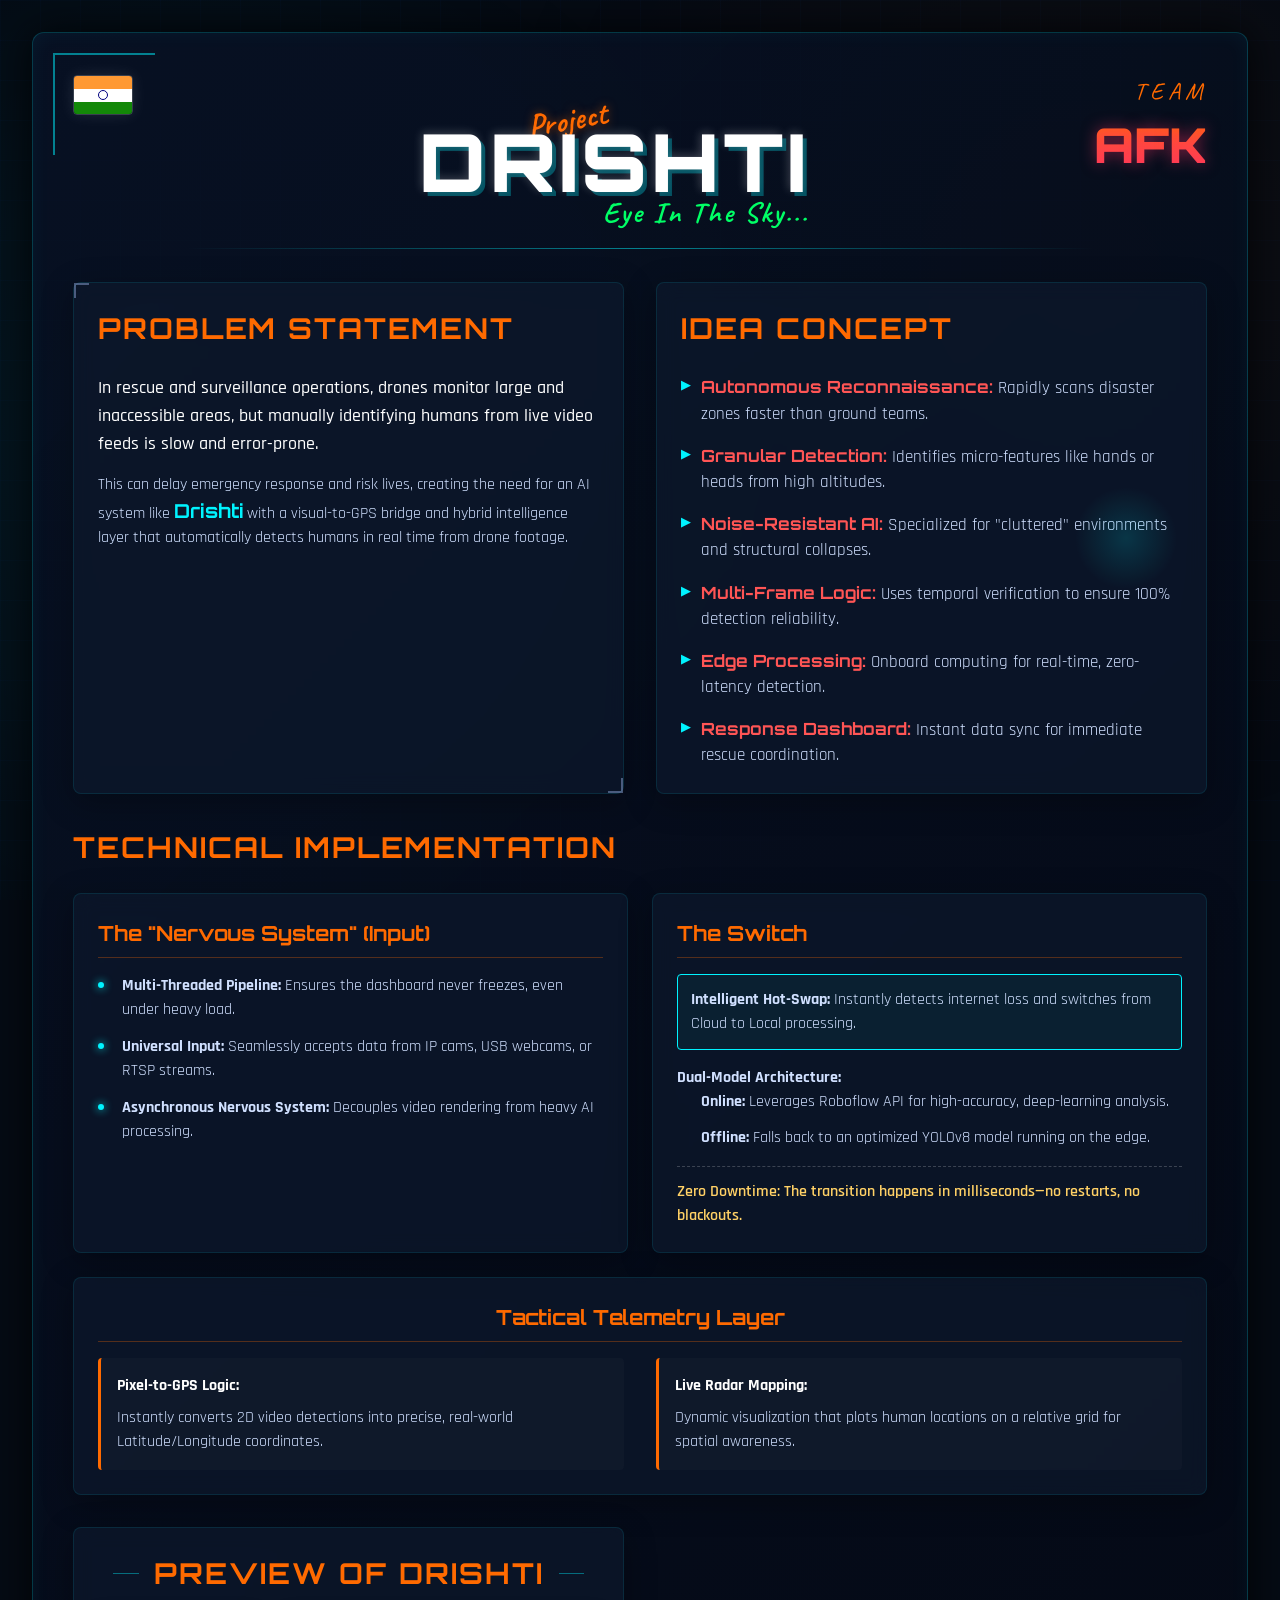
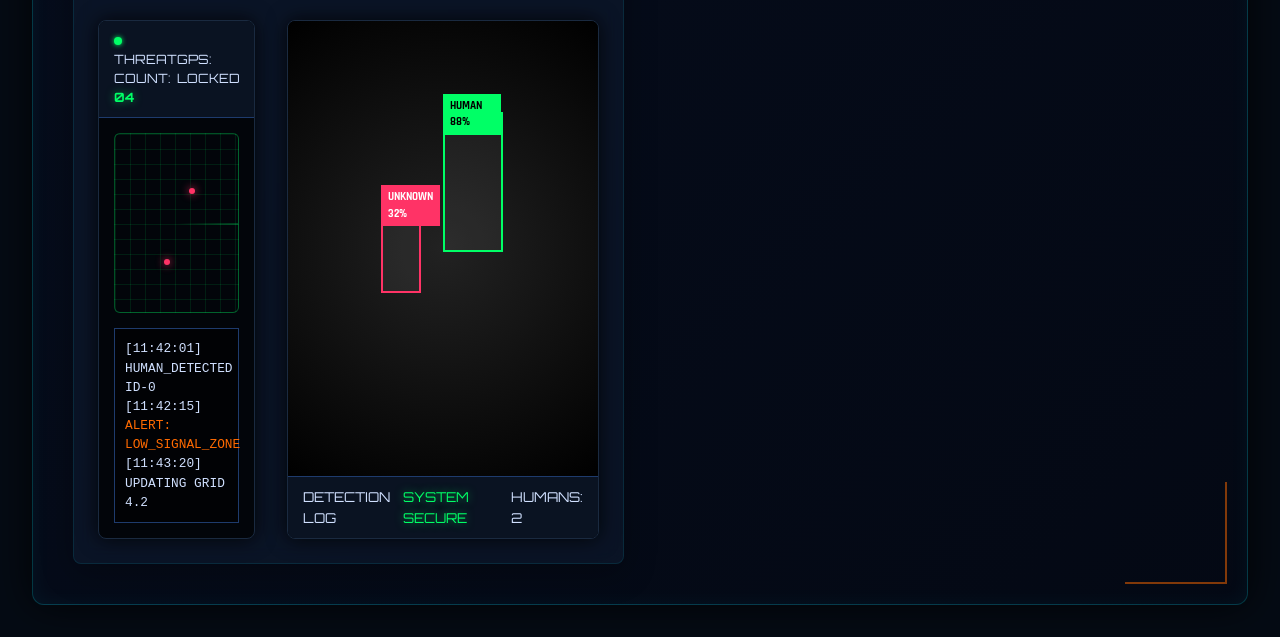
<file: index.html>
<!DOCTYPE html>
<html lang="en">
<head>
    <meta charset="UTF-8">
    <meta name="viewport" content="width=device-width, initial-scale=1.0">
    <title>Project Drishti Poster</title>
    <link rel="stylesheet" href="style.css">
    <link rel="preconnect" href="https://fonts.googleapis.com">
    <link rel="preconnect" href="https://fonts.gstatic.com" crossorigin>
    <link href="https://fonts.googleapis.com/css2?family=Orbitron:wght@400;700;900&family=Rajdhani:wght@400;500;600;700&family=Caveat:wght@700&display=swap" rel="stylesheet">
</head>
<body>
    <div class="background-circuit"></div>
    
    <div class="poster">
        <!-- HEADER -->
        <header class="header">
            <div class="header-left">
                <span class="india-flag">
                    <span class="saffron"></span>
                    <span class="white"><div class="chakra"></div></span>
                    <span class="green"></span>
                </span>
            </div>
            <div class="header-center">
                <div class="title-wrapper">
                    <h2 class="project-label">Project</h2>
                    <h1 class="main-title">Drishti</h1>
                    <h3 class="subtitle">Eye In The Sky...</h3>
                </div>
            </div>
            <div class="header-right">
                <div class="team-badge">
                    <span class="team-label">TEAM</span>
                    <span class="team-name">AFK</span>
                </div>
            </div>
        </header>

        <div class="content-grid">
            <!-- PROBLEM STATEMENT -->
            <section class="section problem-statement glass-panel">
                <h2 class="section-title text-orange">PROBLEM STATEMENT</h2>
                <div class="section-content">
                    <p class="lead-text">
                        In rescue and surveillance operations, drones monitor large and inaccessible areas, but manually identifying humans from live video feeds is slow and error-prone. 
                    </p>
                    <p>
                        This can delay emergency response and risk lives, creating the need for an AI system like <span class="highlight">Drishti</span> with a visual-to-GPS bridge and hybrid intelligence layer that automatically detects humans in real time from drone footage.
                    </p>
                </div>
                <div class="corner-decor top-left"></div>
                <div class="corner-decor bottom-right"></div>
            </section>

            <!-- IDEA CONCEPT -->
            <section class="section idea-concept glass-panel">
                <h2 class="section-title text-orange">IDEA CONCEPT</h2>
                <div class="concept-list">
                    <div class="concept-item">
                        <span class="concept-title">Autonomous Reconnaissance:</span> Rapidly scans disaster zones faster than ground teams.
                    </div>
                    <div class="concept-item">
                        <span class="concept-title">Granular Detection:</span> Identifies micro-features like hands or heads from high altitudes.
                    </div>
                    <div class="concept-item">
                        <span class="concept-title">Noise-Resistant AI:</span> Specialized for "cluttered" environments and structural collapses.
                    </div>
                    <div class="concept-item">
                        <span class="concept-title">Multi-Frame Logic:</span> Uses temporal verification to ensure 100% detection reliability.
                    </div>
                    <div class="concept-item">
                        <span class="concept-title">Edge Processing:</span> Onboard computing for real-time, zero-latency detection.
                    </div>
                    <div class="concept-item">
                        <span class="concept-title">Response Dashboard:</span> Instant data sync for immediate rescue coordination.
                    </div>
                </div>
                <!-- Interactive Glowing Drone Graphic Placeholder -->
                <div class="drone-graphic">
                    <div class="drone-core"></div>
                    <div class="propeller p1"></div>
                    <div class="propeller p2"></div>
                    <div class="propeller p3"></div>
                    <div class="propeller p4"></div>
                    <div class="scan-beam"></div>
                </div>
            </section>

            <!-- TECHNICAL IMPLEMENTATION -->
            <section class="section tech-implementation">
                <h2 class="section-title text-orange text-center">TECHNICAL IMPLEMENTATION</h2>
                <div class="tech-grid">
                    <!-- The Nervous System -->
                    <div class="tech-card glass-panel flex-1">
                        <h3 class="card-title text-orange">The "Nervous System" (Input)</h3>
                        <ul class="tech-list">
                            <li><span class="bullet"></span><strong>Multi-Threaded Pipeline:</strong> Ensures the dashboard never freezes, even under heavy load.</li>
                            <li><span class="bullet"></span><strong>Universal Input:</strong> Seamlessly accepts data from IP cams, USB webcams, or RTSP streams.</li>
                            <li><span class="bullet"></span><strong>Asynchronous Nervous System:</strong> Decouples video rendering from heavy AI processing.</li>
                        </ul>
                    </div>

                    <!-- The Switch -->
                    <div class="tech-card glass-panel flex-1">
                        <h3 class="card-title text-orange">The Switch</h3>
                        <div class="switch-content">
                            <p class="highlight-box"><strong>Intelligent Hot-Swap:</strong> Instantly detects internet loss and switches from Cloud to Local processing.</p>
                            <h4>Dual-Model Architecture:</h4>
                            <ul class="tech-list">
                                <li><strong>Online:</strong> Leverages Roboflow API for high-accuracy, deep-learning analysis.</li>
                                <li><strong>Offline:</strong> Falls back to an optimized YOLOv8 model running on the edge.</li>
                            </ul>
                            <p class="zero-downtime text-accent">Zero Downtime: The transition happens in milliseconds—no restarts, no blackouts.</p>
                        </div>
                    </div>
                </div>

                <!-- Tactical Telemetry -->
                <div class="tech-card glass-panel full-width mt-4">
                    <h3 class="card-title text-orange text-center">Tactical Telemetry Layer</h3>
                    <div class="telemetry-grid">
                        <div class="telemetry-item">
                            <h4>Pixel-to-GPS Logic:</h4>
                            <p>Instantly converts 2D video detections into precise, real-world Latitude/Longitude coordinates.</p>
                        </div>
                        <div class="telemetry-item">
                            <h4>Live Radar Mapping:</h4>
                            <p>Dynamic visualization that plots human locations on a relative grid for spatial awareness.</p>
                        </div>
                    </div>
                </div>
            </section>

            <!-- PREVIEW OF DRISHTI -->
            <section class="section preview glass-panel col-span-full">
                <h2 class="section-title text-orange title-lined">PREVIEW OF DRISHTI</h2>
                <div class="preview-container">
                    <div class="ui-mockup dashboard">
                        <div class="ui-header">
                            <div class="status-indicator">
                                <span class="dot"></span> THREAT COUNT: <strong class="text-neon-green">04</strong>
                            </div>
                            <div class="gps-status">GPS: LOCKED</div>
                        </div>
                        <div class="ui-body">
                            <div class="radar-scan">
                                <div class="radar-sweep"></div>
                                <div class="target t1"></div>
                                <div class="target t2"></div>
                            </div>
                            <div class="tactical-log">
                                <p>[11:42:01] HUMAN_DETECTED ID-0</p>
                                <p>[11:42:15] <span class="text-orange">ALERT: LOW_SIGNAL_ZONE</span></p>
                                <p>[11:43:20] UPDATING GRID 4.2</p>
                            </div>
                        </div>
                    </div>
                    
                    <div class="ui-mockup camera-feed">
                        <div class="feed-overlay">
                            <div class="bounding-box human">
                                <span class="box-label">HUMAN 88%</span>
                                <div class="crosshair"></div>
                            </div>
                            <div class="bounding-box unknown">
                                <span class="box-label">UNKNOWN 32%</span>
                            </div>
                        </div>
                        <div class="feed-stats">
                            <span>DETECTION LOG</span>
                            <span class="text-neon-green">SYSTEM SECURE</span>
                            <span>HUMANS: 2</span>
                        </div>
                    </div>
                </div>
            </section>
        </div>
    </div>
</body>
</html>
</file>
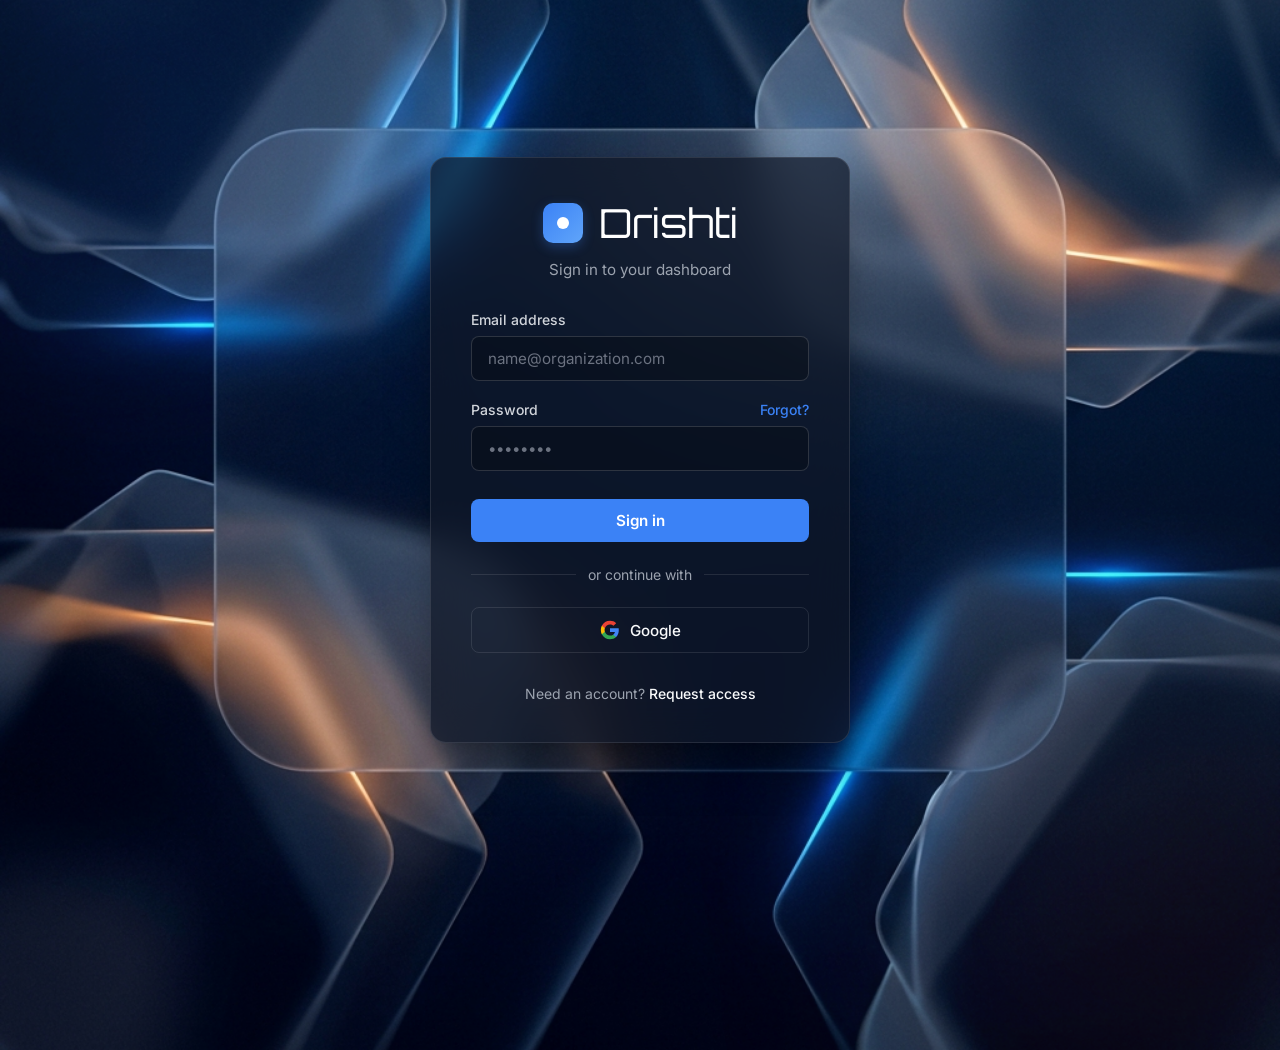
<file: login.html>
<!DOCTYPE html>
<html lang="en">
<head>
    <meta charset="UTF-8">
    <meta name="viewport" content="width=device-width, initial-scale=1.0">
    <title>Drishti | Sign In</title>
    <link rel="preconnect" href="https://fonts.googleapis.com">
    <link rel="preconnect" href="https://fonts.gstatic.com" crossorigin>
    <link href="https://fonts.googleapis.com/css2?family=Inter:wght@400;500;600&family=Orbitron:wght@600&display=swap" rel="stylesheet">
    <style>
        :root {
            --bg-color: #030712;
            --surface: rgba(17, 24, 39, 0.7);
            --surface-hover: #1f2937;
            --border: rgba(255, 255, 255, 0.1);
            --text-primary: #f9fafb;
            --text-secondary: #9ca3af;
            --brand-primary: #3b82f6; /* Premium clean blue */
            --brand-hover: #2563eb;
            --focus-ring: rgba(59, 130, 246, 0.4);
        }

        * {
            margin: 0;
            padding: 0;
            box-sizing: border-box;
        }

        body {
            background-color: var(--bg-color);
            background-image: url('background.png');
            background-size: cover;
            background-position: center;
            background-repeat: no-repeat;
            color: var(--text-primary);
            font-family: 'Inter', system-ui, -apple-system, sans-serif;
            min-height: 100vh;
            display: flex;
            align-items: center;
            justify-content: center;
            position: relative;
            overflow: hidden;
        }

        /* Modern Abstract Background: Subtle glowing orbs instead of cyber grids */
        .ambient-orb {
            position: absolute;
            border-radius: 50%;
            filter: blur(140px);
            z-index: 0;
            pointer-events: none;
        }

        .orb-1 {
            width: 450px;
            height: 450px;
            background: rgba(59, 130, 246, 0.15); /* Soft Blue */
            top: -100px;
            left: -100px;
        }

        .orb-2 {
            width: 400px;
            height: 400px;
            background: rgba(249, 115, 22, 0.1); /* Soft Orange */
            bottom: -150px;
            right: -100px;
        }

        .login-card {
            width: 100%;
            max-width: 420px;
            padding: 2.5rem;
            position: relative;
            z-index: 10;
            background: var(--surface);
            backdrop-filter: blur(20px);
            -webkit-backdrop-filter: blur(20px);
            border: 1px solid var(--border);
            border-radius: 16px;
            box-shadow: 0 25px 50px -12px rgba(0, 0, 0, 0.5);
        }

        .brand-header {
            text-align: center;
            margin-bottom: 2rem;
        }

        .brand-logo {
            font-family: 'Orbitron', sans-serif;
            font-size: 2.5rem;
            color: #ffffff;
            display: flex;
            align-items: center;
            justify-content: center;
            gap: 16px;
            margin-bottom: 0.75rem;
        }

        /* Abstract, clean brand icon */
        .brand-icon {
            width: 40px;
            height: 40px;
            background: linear-gradient(135deg, #3b82f6 0%, #60a5fa 100%);
            border-radius: 10px;
            box-shadow: 0 4px 12px rgba(59, 130, 246, 0.3);
            display: inline-block;
            position: relative;
        }
        
        /* A subtle eye/camera lens shape in the icon */
        .brand-icon::after {
            content: '';
            position: absolute;
            top: 50%; left: 50%;
            transform: translate(-50%, -50%);
            width: 12px; height: 12px;
            background: #fff;
            border-radius: 50%;
        }

        .brand-subtitle {
            color: var(--text-secondary);
            font-size: 0.95rem;
        }

        .form-group {
            margin-bottom: 1.25rem;
            text-align: left;
        }

        .form-group label {
            display: block;
            font-size: 0.875rem;
            font-weight: 500;
            margin-bottom: 0.5rem;
            color: #d1d5db;
        }

        .form-group input {
            width: 100%;
            background: rgba(0, 0, 0, 0.25);
            border: 1px solid rgba(255,255,255,0.15);
            color: var(--text-primary);
            padding: 0.75rem 1rem;
            font-size: 0.95rem;
            border-radius: 8px;
            outline: none;
            transition: all 0.2s ease;
            font-family: inherit;
        }

        .form-group input::placeholder {
            color: #6b7280;
        }

        .form-group input:focus {
            border-color: var(--brand-primary);
            box-shadow: 0 0 0 3px var(--focus-ring);
            background: rgba(0, 0, 0, 0.4);
        }

        .forgot-password {
            float: right;
            font-size: 0.875rem;
            color: var(--brand-primary);
            text-decoration: none;
            font-weight: 500;
        }

        .forgot-password:hover {
            color: var(--brand-hover);
        }

        .submit-btn {
            width: 100%;
            background: var(--brand-primary);
            color: white;
            border: none;
            border-radius: 8px;
            padding: 0.75rem;
            font-size: 0.95rem;
            font-weight: 600;
            cursor: pointer;
            margin-top: 0.5rem;
            transition: background-color 0.2s ease;
            font-family: inherit;
        }

        .submit-btn:hover {
            background: var(--brand-hover);
        }

        .divider {
            display: flex;
            align-items: center;
            text-align: center;
            margin: 1.5rem 0;
            color: var(--text-secondary);
            font-size: 0.875rem;
        }

        .divider::before,
        .divider::after {
            content: '';
            flex: 1;
            border-bottom: 1px solid var(--border);
        }

        .divider span {
            padding: 0 12px;
        }

        .sso-btn {
            width: 100%;
            background: transparent;
            color: var(--text-primary);
            border: 1px solid var(--border);
            border-radius: 8px;
            padding: 0.75rem;
            font-size: 0.95rem;
            font-weight: 500;
            cursor: pointer;
            transition: all 0.2s ease;
            font-family: inherit;
            display: flex;
            align-items: center;
            justify-content: center;
            gap: 10px;
        }

        .sso-btn:hover {
            background: rgba(255, 255, 255, 0.05);
            border-color: rgba(255, 255, 255, 0.2);
        }

        .footer-text {
            text-align: center;
            margin-top: 2rem;
            font-size: 0.875rem;
            color: var(--text-secondary);
        }

        .footer-text a {
            color: var(--text-primary);
            text-decoration: none;
            font-weight: 500;
            transition: color 0.2s;
        }

        .footer-text a:hover {
            color: var(--brand-primary);
        }

        /* Simple interaction class */
        .loading {
            opacity: 0.7;
            cursor: not-allowed;
            pointer-events: none;
        }

    </style>
</head>
<body>
    <!-- Subtle Ambient Glows -->
    <div class="ambient-orb orb-1"></div>
    <div class="ambient-orb orb-2"></div>

    <div class="login-card">
        <div class="brand-header">
            <div class="brand-logo">
                <span class="brand-icon"></span>
                Drishti
            </div>
            <div class="brand-subtitle">Sign in to your dashboard</div>
        </div>

        <!-- Clean, No-Nonsense Form -->
        <form id="login-form">
            <div class="form-group">
                <label for="email">Email address</label>
                <input type="email" id="email" name="email" placeholder="name@organization.com" required autocomplete="email">
            </div>

            <div class="form-group">
                <label for="password">
                    Password
                    <a href="#" class="forgot-password">Forgot?</a>
                </label>
                <input type="password" id="password" name="password" placeholder="••••••••" required autocomplete="current-password">
            </div>

            <button type="submit" class="submit-btn" id="submit-btn">
                Sign in
            </button>
        </form>

        <div class="divider">
            <span>or continue with</span>
        </div>

        <button class="sso-btn">
            <svg width="20" height="20" viewBox="0 0 24 24" fill="none" xmlns="http://www.w3.org/2000/svg">
                <path d="M22.56 12.25C22.56 11.47 22.49 10.72 22.36 10H12V14.26H17.92C17.66 15.63 16.89 16.79 15.73 17.57V20.34H19.3C21.38 18.42 22.56 15.6 22.56 12.25Z" fill="#4285F4"/>
                <path d="M12 23C14.97 23 17.46 22.02 19.3 20.34L15.73 17.57C14.73 18.24 13.47 18.66 12 18.66C9.16 18.66 6.75 16.74 5.86 14.16H2.17V17.02C4.01 20.67 7.7 23 12 23Z" fill="#34A853"/>
                <path d="M5.86 14.16C5.63 13.49 5.5 12.76 5.5 12C5.5 11.24 5.63 10.51 5.86 9.84V6.98H2.17C1.41 8.49 1 10.19 1 12C1 13.81 1.41 15.51 2.17 17.02L5.86 14.16Z" fill="#FBBC05"/>
                <path d="M12 5.34C13.62 5.34 15.07 5.9 16.21 6.99L19.38 3.82C17.46 2.03 14.97 1 12 1C7.7 1 4.01 3.33 2.17 6.98L5.86 9.84C6.75 7.26 9.16 5.34 12 5.34Z" fill="#EA4335"/>
            </svg>
            Google
        </button>

        <div class="footer-text">
            Need an account? <a href="#">Request access</a>
        </div>
    </div>

    <script>
        document.getElementById('login-form').addEventListener('submit', function(e) {
            e.preventDefault();
            const btn = document.getElementById('submit-btn');
            
            // Subtle, professional loading state
            btn.innerHTML = 'Signing in...';
            btn.classList.add('loading');

            setTimeout(() => {
                btn.innerHTML = 'Success';
                btn.style.backgroundColor = '#10b981'; // Tailwind Emerald 500
                
                // Reset after brief delay
                setTimeout(() => {
                    btn.innerHTML = 'Sign in';
                    btn.style.backgroundColor = '';
                    btn.classList.remove('loading');
                    // e.g. window.location.href = '/dashboard';
                }, 1500);
            }, 1000);
        });
    </script>
</body>
</html>
</file>
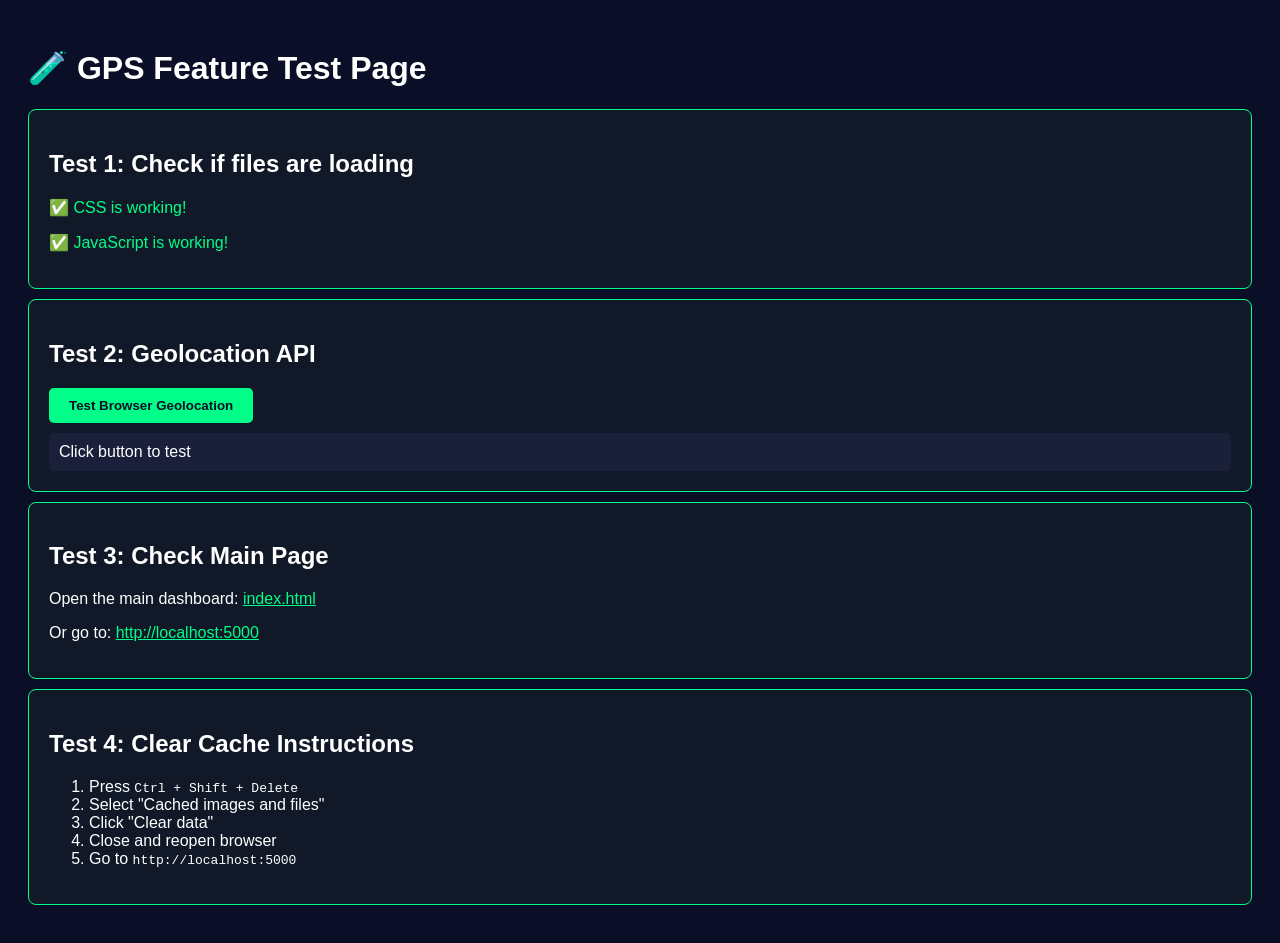
<file: AFK-Ultron-main/CommandPanel/frontend/TEST_PAGE.html>
<!DOCTYPE html>
<html>

<head>
    <title>GPS Feature Test</title>
    <style>
        body {
            font-family: Arial, sans-serif;
            padding: 20px;
            background: #0a0e27;
            color: white;
        }

        .test-box {
            background: #111827;
            padding: 20px;
            margin: 10px 0;
            border-radius: 8px;
            border: 1px solid #00ff88;
        }

        button {
            padding: 10px 20px;
            background: #00ff88;
            color: #0a0e27;
            border: none;
            border-radius: 5px;
            cursor: pointer;
            font-weight: bold;
        }

        button:hover {
            background: #00ccff;
        }

        .status {
            margin-top: 10px;
            padding: 10px;
            background: #1a1f3a;
            border-radius: 5px;
        }
    </style>
</head>

<body>
    <h1>🧪 GPS Feature Test Page</h1>

    <div class="test-box">
        <h2>Test 1: Check if files are loading</h2>
        <p id="cssTest">❌ CSS not loaded</p>
        <p id="jsTest">❌ JavaScript not loaded</p>
    </div>

    <div class="test-box">
        <h2>Test 2: Geolocation API</h2>
        <button onclick="testGeolocation()">Test Browser Geolocation</button>
        <div class="status" id="geoStatus">Click button to test</div>
    </div>

    <div class="test-box">
        <h2>Test 3: Check Main Page</h2>
        <p>Open the main dashboard: <a href="index.html" style="color: #00ff88;">index.html</a></p>
        <p>Or go to: <a href="http://localhost:5000" style="color: #00ff88;">http://localhost:5000</a></p>
    </div>

    <div class="test-box">
        <h2>Test 4: Clear Cache Instructions</h2>
        <ol>
            <li>Press <code>Ctrl + Shift + Delete</code></li>
            <li>Select "Cached images and files"</li>
            <li>Click "Clear data"</li>
            <li>Close and reopen browser</li>
            <li>Go to <code>http://localhost:5000</code></li>
        </ol>
    </div>

    <script>
        // Test if JavaScript is working
        document.getElementById('jsTest').innerHTML = '✅ JavaScript is working!';
        document.getElementById('jsTest').style.color = '#00ff88';

        // Test if CSS is applied
        if (getComputedStyle(document.body).backgroundColor === 'rgb(10, 14, 39)') {
            document.getElementById('cssTest').innerHTML = '✅ CSS is working!';
            document.getElementById('cssTest').style.color = '#00ff88';
        }

        function testGeolocation() {
            const status = document.getElementById('geoStatus');
            status.innerHTML = '⏳ Requesting location...';

            if (!navigator.geolocation) {
                status.innerHTML = '❌ Geolocation not supported';
                status.style.color = '#ff4444';
                return;
            }

            navigator.geolocation.getCurrentPosition(
                (position) => {
                    const lat = position.coords.latitude.toFixed(6);
                    const lon = position.coords.longitude.toFixed(6);
                    const acc = Math.round(position.coords.accuracy);

                    status.innerHTML = `✅ Location found!<br>
                        📍 Latitude: ${lat}<br>
                        📍 Longitude: ${lon}<br>
                        🎯 Accuracy: ±${acc}m`;
                    status.style.color = '#00ff88';
                },
                (error) => {
                    let msg = '';
                    switch (error.code) {
                        case error.PERMISSION_DENIED:
                            msg = '❌ Permission denied - Please allow location access';
                            break;
                        case error.POSITION_UNAVAILABLE:
                            msg = '❌ Location unavailable';
                            break;
                        case error.TIMEOUT:
                            msg = '❌ Request timed out';
                            break;
                    }
                    status.innerHTML = msg;
                    status.style.color = '#ff4444';
                },
                {
                    enableHighAccuracy: true,
                    timeout: 10000,
                    maximumAge: 0
                }
            );
        }
    </script>
</body>

</html>
</file>
<file: style.css>
:root {
    --bg-dark: #050b14;
    --bg-panel: rgba(14, 25, 45, 0.7);
    --primary-blue: #0A369D;
    --neon-blue: #00f3ff;
    --orange: #ff6a00;
    --neon-green: #00ff66;
    --text-main: #d0e0ff;
    --text-muted: #8ba2d5;
    
    --font-heading: 'Orbitron', sans-serif;
    --font-body: 'Rajdhani', sans-serif;
    --font-script: 'Caveat', cursive;
}

* {
    margin: 0;
    padding: 0;
    box-sizing: border-box;
}

body {
    background-color: var(--bg-dark);
    color: var(--text-main);
    font-family: var(--font-body);
    font-size: 16px;
    line-height: 1.5;
    min-height: 100vh;
    display: flex;
    justify-content: center;
    align-items: center;
    padding: 2rem;
    overflow-x: hidden;
    position: relative;
}

/* Background Circuit Pattern */
.background-circuit {
    position: fixed;
    top: 0; left: 0; right: 0; bottom: 0;
    background-image: 
        radial-gradient(circle at 15% 50%, rgba(0, 243, 255, 0.08) 0%, transparent 50%),
        radial-gradient(circle at 85% 30%, rgba(255, 106, 0, 0.05) 0%, transparent 50%),
        linear-gradient(rgba(10, 54, 157, 0.05) 1px, transparent 1px),
        linear-gradient(90deg, rgba(10, 54, 157, 0.05) 1px, transparent 1px);
    background-size: 100% 100%, 100% 100%, 40px 40px, 40px 40px;
    z-index: -1;
    opacity: 0.8;
}

/* Base Poster Container Layout */
.poster {
    width: 100%;
    max-width: 1400px;
    background: linear-gradient(135deg, rgba(8, 17, 36, 0.9) 0%, rgba(4, 9, 20, 0.95) 100%);
    border: 1px solid rgba(0, 243, 255, 0.2);
    border-radius: 12px;
    padding: 2.5rem;
    box-shadow: 0 0 40px rgba(0, 0, 0, 0.8), 
                inset 0 0 20px rgba(0, 243, 255, 0.05);
    position: relative;
    overflow: hidden;
}

.poster::before, .poster::after {
    content: '';
    position: absolute;
    width: 100px; height: 100px;
    border: 2px solid var(--neon-blue);
    opacity: 0.5;
    pointer-events: none;
}
.poster::before {
    top: 20px; left: 20px;
    border-right: none; border-bottom: none;
}
.poster::after {
    bottom: 20px; right: 20px;
    border-left: none; border-top: none;
    border-color: var(--orange);
}

/* Glassmorphism Panels */
.glass-panel {
    background: var(--bg-panel);
    backdrop-filter: blur(10px);
    border: 1px solid rgba(0, 243, 255, 0.1);
    border-radius: 8px;
    padding: 1.5rem;
    box-shadow: 0 8px 32px rgba(0, 0, 0, 0.3);
    position: relative;
    transition: transform 0.3s ease, box-shadow 0.3s ease;
}
.glass-panel:hover {
    transform: translateY(-2px);
    box-shadow: 0 12px 40px rgba(0, 243, 255, 0.1);
    border-color: rgba(0, 243, 255, 0.3);
}

/* Text Variables */
.text-orange { color: var(--orange); }
.text-neon-blue { color: var(--neon-blue); }
.text-neon-green { color: var(--neon-green); text-shadow: 0 0 8px rgba(0, 255, 102, 0.5); }
.text-accent { color: #ffd166; }
.text-center { text-align: center; }

/* HEADER */
.header {
    display: flex;
    justify-content: space-between;
    align-items: flex-start;
    margin-bottom: 3rem;
    position: relative;
}
.header::after {
    content: '';
    position: absolute;
    bottom: -15px; left: 10%; right: 10%;
    height: 1px;
    background: linear-gradient(90deg, transparent, rgba(0, 243, 255, 0.5), transparent);
}

/* Flag */
.india-flag {
    display: inline-flex;
    flex-direction: column;
    width: 60px; height: 40px;
    border: 1px solid rgba(255,255,255,0.2);
    border-radius: 4px; overflow: hidden;
    box-shadow: 0 0 15px rgba(255, 255, 255, 0.1);
}
.india-flag .saffron { flex: 1; background-color: #FF9933; }
.india-flag .white { flex: 1; background-color: #FFFFFF; display: flex; justify-content: center; align-items: center; }
.india-flag .green { flex: 1; background-color: #138808; }
.india-flag .chakra {
    width: 10px; height: 10px;
    border: 1px solid #000080;
    border-radius: 50%;
}

/* Title */
.title-wrapper {
    text-align: center;
    position: relative;
}
.project-label {
    font-family: var(--font-script);
    color: var(--orange);
    font-size: 2rem;
    transform: rotate(-10deg) translate(-50px, 15px);
    display: inline-block;
    text-shadow: 0 0 10px rgba(255, 106, 0, 0.5);
}
.main-title {
    font-family: var(--font-heading);
    font-size: 5rem;
    font-weight: 900;
    letter-spacing: 4px;
    color: #ffffff;
    text-transform: uppercase;
    text-shadow: 4px 4px 0 rgba(0, 243, 255, 0.3), -2px -2px 10px rgba(255, 255, 255, 0.2);
    margin: 0;
    line-height: 1;
    position: relative;
}
.subtitle {
    font-family: var(--font-script);
    color: var(--neon-green);
    font-size: 1.8rem;
    text-align: right;
    margin-top: -10px;
    letter-spacing: 2px;
}

/* Team Badge */
.team-badge {
    text-align: right;
}
.team-label {
    display: block;
    font-family: var(--font-script);
    color: var(--orange);
    font-size: 1.5rem;
    letter-spacing: 5px;
}
.team-name {
    font-family: var(--font-heading);
    font-weight: 900;
    font-size: 3rem;
    color: #ff3366; /* Reddish orange like PPT */
    text-shadow: 0 0 15px rgba(255, 51, 102, 0.5);
    background: -webkit-linear-gradient(#ff6a00, #ff3366);
    -webkit-background-clip: text;
    -webkit-text-fill-color: transparent;
}

/* CONTENT GRID */
.content-grid {
    display: grid;
    grid-template-columns: 1fr 1fr;
    gap: 2rem;
}

/* Section Title */
.section-title {
    font-family: var(--font-heading);
    font-size: 1.8rem;
    letter-spacing: 2px;
    margin-bottom: 1.5rem;
    text-transform: uppercase;
    display: flex;
    align-items: center;
}
.title-lined::before, .title-lined::after {
    content: '';
    flex: 1;
    height: 1px;
    background: var(--neon-blue);
    opacity: 0.4;
    margin: 0 15px;
}

/* Problem Statement */
.problem-statement .lead-text {
    font-size: 1.15rem;
    margin-bottom: 1rem;
    color: #fff;
    font-weight: 500;
}
.problem-statement .highlight {
    color: var(--neon-blue);
    font-weight: 700;
    font-size: 1.2em;
    font-family: var(--font-heading);
}

/* Corner Decor */
.corner-decor { position: absolute; width: 15px; height: 15px; border: 2px solid var(--text-muted); opacity: 0.5; }
.top-left { top: 0; left: 0; border-right: none; border-bottom: none; }
.bottom-right { bottom: 0; right: 0; border-left: none; border-top: none; }

/* Idea Concept */
.concept-list {
    display: flex;
    flex-direction: column;
    gap: 1rem;
}
.concept-item {
    font-size: 1.05rem;
    position: relative;
    padding-left: 20px;
}
.concept-item::before {
    content: '▶';
    position: absolute;
    left: 0; top: 2px;
    color: var(--neon-blue);
    font-size: 0.8rem;
}
.concept-title {
    color: #ff5555;
    font-weight: 700;
    font-family: var(--font-heading);
}

/* Drone Graphic CSS Placeholder */
.drone-graphic {
    position: absolute;
    right: 20px;
    top: 50%;
    transform: translateY(-50%);
    width: 120px; height: 120px;
    opacity: 0.15;
    background: radial-gradient(circle, var(--neon-blue) 0%, transparent 60%);
    display: none; /* Can be shown on larger screens */
}
@media(min-width: 1200px) {
    .drone-graphic { display: block; }
}

/* Tech Implementation */
.tech-implementation {
    grid-column: span 2;
}
.tech-grid {
    display: flex;
    gap: 1.5rem;
}
.flex-1 { flex: 1; }
.full-width { width: 100%; margin-top: 1.5rem; }

.tech-card h3 {
    font-family: var(--font-heading);
    font-size: 1.3rem;
    margin-bottom: 1rem;
    border-bottom: 1px solid rgba(255, 106, 0, 0.3);
    padding-bottom: 0.5rem;
}
.tech-list {
    list-style: none;
}
.tech-list li {
    margin-bottom: 0.8rem;
    padding-left: 1.5rem;
    position: relative;
}
.tech-list .bullet {
    position: absolute; left: 0; top: 8px;
    width: 6px; height: 6px;
    background: var(--neon-blue);
    border-radius: 50%;
    box-shadow: 0 0 8px var(--neon-blue);
}

.highlight-box {
    border: 1px solid var(--neon-blue);
    padding: 0.8rem;
    background: rgba(0, 243, 255, 0.05);
    border-radius: 4px;
    margin-bottom: 1rem;
}

.zero-downtime {
    font-weight: 600;
    margin-top: 1rem;
    padding-top: 0.8rem;
    border-top: 1px dashed rgba(255, 255, 255, 0.2);
}

.telemetry-grid {
    display: flex;
    gap: 2rem;
}
.telemetry-item {
    flex: 1;
    background: rgba(255, 255, 255, 0.02);
    padding: 1rem;
    border-radius: 4px;
    border-left: 3px solid var(--orange);
}
.telemetry-item h4 {
    color: #fff;
    margin-bottom: 0.5rem;
}

/* Preview UI Mockup */
.preview-container {
    display: flex;
    gap: 2rem;
    justify-content: center;
    align-items: stretch;
}

.ui-mockup {
    background: #02050a;
    border: 1px solid #1a2a40;
    border-radius: 8px;
    overflow: hidden;
    position: relative;
    box-shadow: 0 0 20px rgba(0,0,0,0.8);
}

.ui-mockup.dashboard {
    flex: 1;
    max-width: 350px;
    display: flex;
    flex-direction: column;
}

.ui-header {
    background: #0a1322;
    padding: 10px 15px;
    display: flex;
    justify-content: space-between;
    align-items: center;
    border-bottom: 1px solid #1e3b6d;
    font-family: var(--font-heading);
    font-size: 0.8rem;
}
.status-indicator .dot { display: inline-block; width: 8px; height: 8px; background: var(--neon-green); border-radius: 50%; margin-right: 5px; box-shadow: 0 0 5px var(--neon-green); }

.ui-body { padding: 15px; display: flex; flex-direction: column; gap: 15px; }

.radar-scan {
    height: 180px;
    border: 1px solid rgba(0, 255, 102, 0.3);
    border-radius: 6px;
    position: relative;
    background: repeating-linear-gradient(rgba(0, 255, 102, 0.1) 0 1px, transparent 1px 15px),
                repeating-linear-gradient(90deg, rgba(0, 255, 102, 0.1) 0 1px, transparent 1px 15px);
    overflow: hidden;
}
.radar-sweep {
    position: absolute; top: 50%; left: 50%;
    width: 200px; height: 2px;
    background: linear-gradient(90deg, transparent, rgba(0, 255, 102, 0.8));
    transform-origin: 0 50%;
    animation: radar 4s linear infinite;
}
@keyframes radar { from { transform: rotate(0deg); } to { transform: rotate(360deg); } }

.target { position: absolute; width: 6px; height: 6px; background: #ff3366; border-radius: 50%; box-shadow: 0 0 8px #ff3366; }
.t1 { top: 30%; left: 60%; }
.t2 { top: 70%; left: 40%; }

.tactical-log {
    background: rgba(0,0,0,0.5); padding: 10px; border: 1px solid #1e3b6d;
    font-family: monospace; font-size: 0.8rem; flex: 1;
}

.ui-mockup.camera-feed {
    flex: 2;
    display: flex; flex-direction: column;
}
.feed-overlay {
    flex: 1;
    background: #111;
    position: relative;
    overflow: hidden;
    min-height: 250px;
    background-image: radial-gradient(circle at center, #222 0%, #000 100%);
}
.bounding-box {
    position: absolute; border: 2px solid;
    background: rgba(255,255,255,0.05);
}
.bounding-box.human { border-color: var(--neon-green); top: 20%; left: 50%; width: 60px; height: 140px; }
.bounding-box.unknown { border-color: #ff3366; top: 40%; left: 30%; width: 40px; height: 90px; }

.box-label { position: absolute; top: -20px; left: -2px; background: inherit; background-color: inherit; border: inherit; font-size: 0.7rem; padding: 2px 5px; font-weight: bold; }
.human .box-label { background: var(--neon-green); color: #000; }
.unknown .box-label { background: #ff3366; color: #fff; }

.feed-stats {
    background: #0a1322; padding: 10px 15px; display: flex; justify-content: space-between; border-top: 1px solid #1e3b6d;
    font-family: var(--font-heading); font-size: 0.85rem;
}

/* Responsiveness */
@media(max-width: 900px) {
    .content-grid { grid-template-columns: 1fr; }
    .tech-grid { flex-direction: column; }
    .tech-implementation { grid-column: 1; }
    .preview-container { flex-direction: column; }
}
</file>
